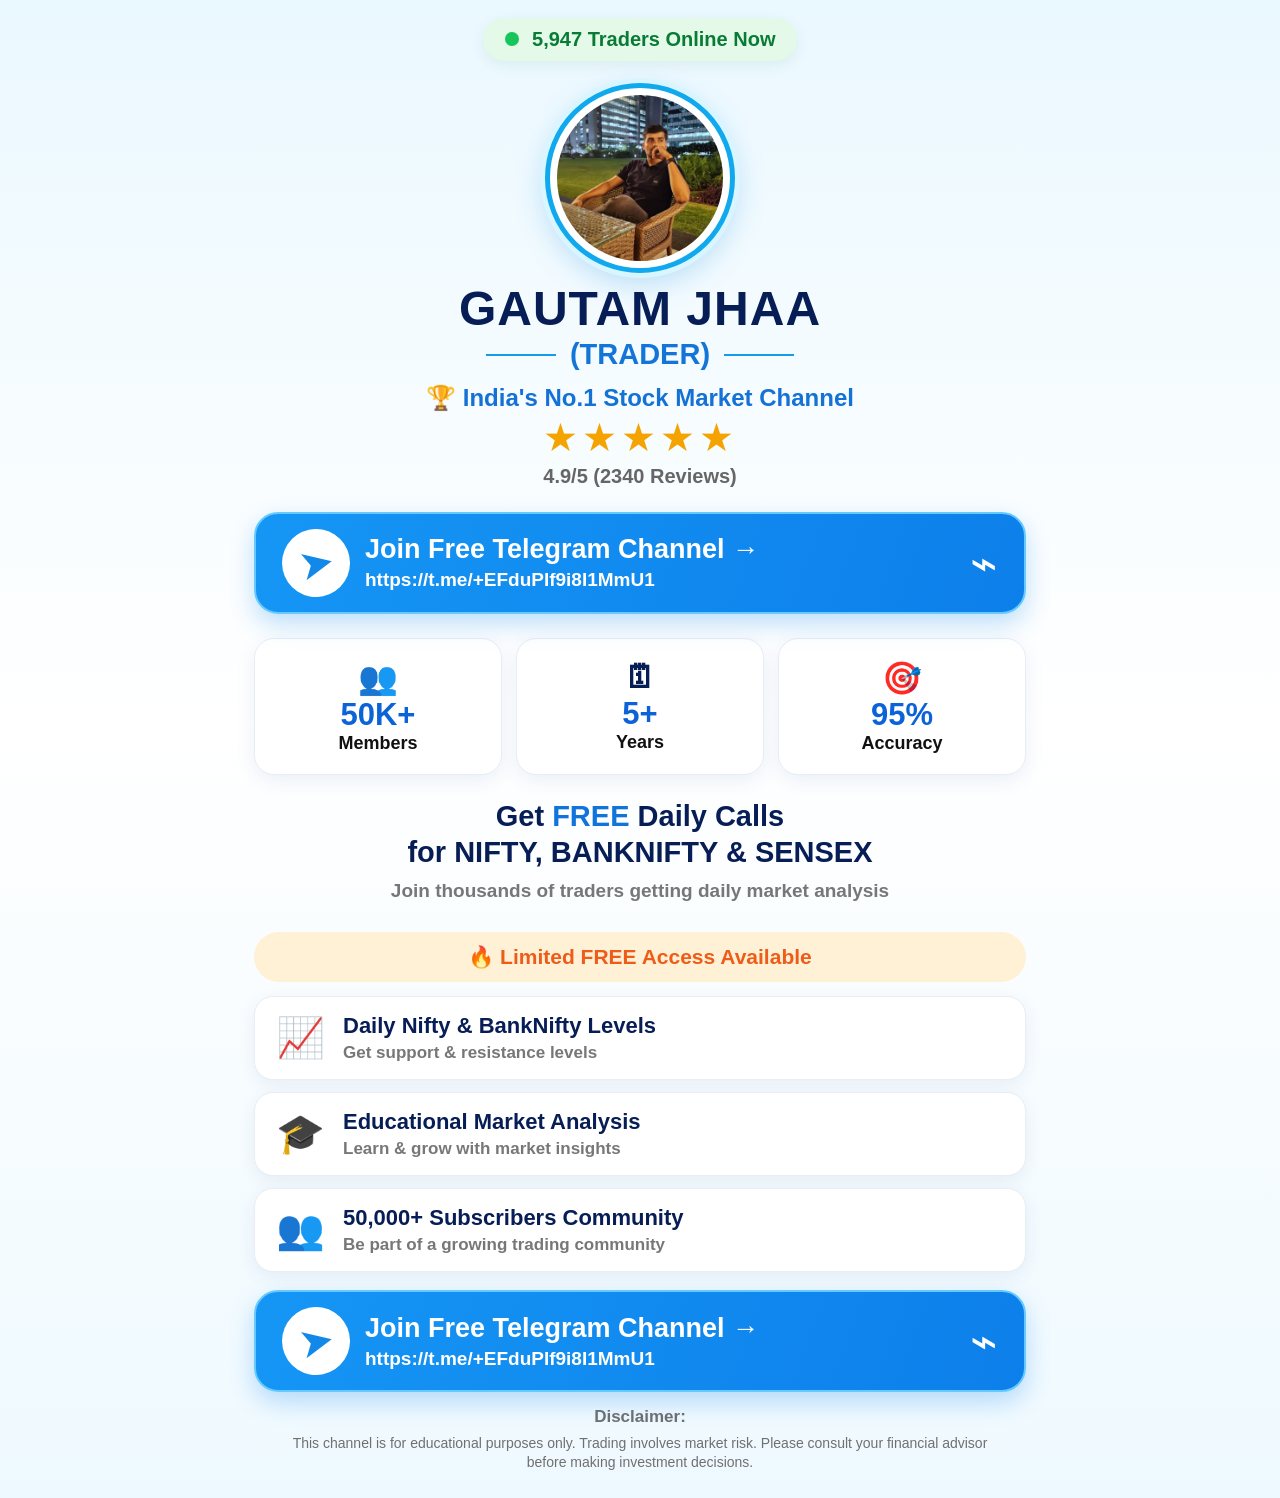
<file: index.html>
<!DOCTYPE html>
<html lang="en">
<head>
  <meta charset="UTF-8">
  <meta name="viewport" content="width=device-width, initial-scale=1.0">
  <meta name="description" content="Gautam Jhaa Trader — educational market analysis and free Telegram community.">
  <title>Gautam Jhaa (Trader) | Free Telegram Channel</title>
  <link rel="stylesheet" href="style.css">

  <!-- Meta Pixel Code -->
  <script>
  !function(f,b,e,v,n,t,s)
  {if(f.fbq)return;n=f.fbq=function(){n.callMethod?
  n.callMethod.apply(n,arguments):n.queue.push(arguments)};
  if(!f._fbq)f._fbq=n;n.push=n;n.loaded=!0;n.version='2.0';
  n.queue=[];t=b.createElement(e);t.async=!0;
  t.src=v;s=b.getElementsByTagName(e)[0];
  s.parentNode.insertBefore(t,s)}(window, document,'script',
  'https://connect.facebook.net/en_US/fbevents.js');
  fbq('init', '2239635153262047');
  fbq('track', 'PageView');
  </script>
  <noscript>
    <img height="1" width="1" style="display:none"
      src="https://www.facebook.com/tr?id=2239635153262047&ev=PageView&noscript=1"/>
  </noscript>
  <!-- End Meta Pixel Code -->
</head>
<body>
  <main class="page">

    <div class="online-badge"><span></span> 5,947 Traders Online Now</div>

    <section class="hero">
      <div class="photo-wrap">
        <img src="gautam-jhaa.jpg" alt="Gautam Jhaa" class="profile-photo">
      </div>

      <h1>GAUTAM JHAA</h1>
      <div class="trader-title"><span></span>(TRADER)<span></span></div>

      <div class="channel-title">🏆 India's No.1 Stock Market Channel</div>
      <div class="stars">★★★★★</div>
      <div class="rating">4.9/5 (2340 Reviews)</div>
    </section>

    <a class="telegram-btn subscribe-btn"
       href="https://t.me/+EFduPIf9i8I1MmU1"
       target="_blank"
       rel="noopener noreferrer"
       data-subscribe>
      <div class="tg-icon">➤</div>
      <div class="tg-copy">
        <strong>Join Free Telegram Channel →</strong>
        <small>https://t.me/+EFduPIf9i8I1MmU1</small>
      </div>
      <div class="pulse-lines">⌁</div>
    </a>

    <section class="stats">
      <div class="stat-card"><b>👥</b><strong>50K+</strong><span>Members</span></div>
      <div class="stat-card"><b>🗓</b><strong>5+</strong><span>Years</span></div>
      <div class="stat-card"><b>🎯</b><strong>95%</strong><span>Accuracy</span></div>
    </section>

    <section class="intro">
      <h2>Get <em>FREE</em> Daily Calls<br>for NIFTY, BANKNIFTY &amp; SENSEX</h2>
      <p>Join thousands of traders getting daily market analysis</p>
    </section>

    <div class="limited">🔥 Limited FREE Access Available</div>

    <section class="features">
      <div class="feature"><div>📈</div><section><strong>Daily Nifty &amp; BankNifty Levels</strong><span>Get support &amp; resistance levels</span></section></div>
      <div class="feature"><div>🎓</div><section><strong>Educational Market Analysis</strong><span>Learn &amp; grow with market insights</span></section></div>
      <div class="feature"><div>👥</div><section><strong>50,000+ Subscribers Community</strong><span>Be part of a growing trading community</span></section></div>
    </section>

    <a class="telegram-btn subscribe-btn bottom"
       href="https://t.me/+EFduPIf9i8I1MmU1"
       target="_blank"
       rel="noopener noreferrer"
       data-subscribe>
      <div class="tg-icon">➤</div>
      <div class="tg-copy">
        <strong>Join Free Telegram Channel →</strong>
        <small>https://t.me/+EFduPIf9i8I1MmU1</small>
      </div>
      <div class="pulse-lines">⌁</div>
    </a>

    <footer>
      <strong>Disclaimer:</strong>
      <p>This channel is for educational purposes only. Trading involves market risk.
      Please consult your financial advisor before making investment decisions.</p>
    </footer>
  </main>

  <script src="script.js"></script>
</body>
</html>
</file>
<file: style.css>
*{box-sizing:border-box}
html{scroll-behavior:smooth}
body{
  margin:0;
  font-family:Arial,Helvetica,sans-serif;
  color:#071d55;
  background:linear-gradient(180deg,#eaf8ff 0%,#fff 48%,#eef9ff 100%);
}
.page{width:min(100%,820px);margin:auto;padding:18px 24px 26px;overflow:hidden}
.online-badge{
  width:max-content;margin:0 auto 12px;padding:10px 22px;border-radius:30px;
  background:#e4f9e8;color:#087c35;font-weight:800;font-size:20px;
  box-shadow:0 4px 14px rgba(0,120,70,.08)
}
.online-badge span{display:inline-block;width:14px;height:14px;background:#16c65b;border-radius:50%;margin-right:8px}
.hero{text-align:center;position:relative;padding:10px 0 16px}
.photo-wrap{
  width:190px;height:190px;margin:0 auto 12px;padding:7px;border-radius:50%;
  background:#fff;border:5px solid #10a9ee;box-shadow:0 0 0 5px #d9f5ff,0 10px 30px rgba(0,130,220,.25)
}
.profile-photo{width:100%;height:100%;object-fit:cover;border-radius:50%;display:block}
h1{font-size:48px;line-height:1;margin:4px 0 5px;letter-spacing:1px}
.trader-title{font-size:29px;font-weight:900;color:#1475d9;display:flex;justify-content:center;gap:14px;align-items:center}
.trader-title span{width:70px;height:2px;background:#159ce8}
.channel-title{font-size:24px;font-weight:800;color:#1471d5;margin-top:13px}
.stars{color:#f5a300;font-size:39px;letter-spacing:4px;line-height:1.1;margin-top:5px}
.rating{color:#666;font-size:20px;font-weight:700;margin-top:5px}
.telegram-btn{
  display:flex;align-items:center;gap:15px;text-decoration:none;color:#fff;
  background:linear-gradient(110deg,#1596f5,#0d7fea);border:2px solid #65caff;
  border-radius:24px;padding:15px 26px;margin:8px 0 24px;
  box-shadow:0 10px 24px rgba(0,129,237,.25);
  position:relative;overflow:hidden;
}
.telegram-btn:hover{transform:translateY(-2px);box-shadow:0 14px 30px rgba(0,129,237,.3)}
.tg-icon{
  width:68px;height:68px;border-radius:50%;background:#fff;color:#1289e9;
  display:grid;place-items:center;font-size:42px;transform:rotate(-12deg);flex:0 0 auto
}
.tg-copy{display:flex;flex-direction:column;gap:4px;min-width:0}
.tg-copy strong{font-size:27px}
.tg-copy small{font-size:19px;font-weight:600;word-break:break-all}
.pulse-lines{margin-left:auto;font-size:46px;line-height:1;animation:pulse .9s infinite alternate}
@keyframes pulse{to{transform:scale(1.18);opacity:.55}}
.stats{display:grid;grid-template-columns:repeat(3,1fr);gap:14px}
.stat-card{
  background:#fff;border:1px solid #e7edf7;border-radius:20px;padding:20px 10px;
  text-align:center;box-shadow:0 6px 20px rgba(0,70,150,.08)
}
.stat-card b{display:block;font-size:32px}.stat-card strong{display:block;font-size:31px;color:#0c63d7}.stat-card span{font-size:18px;font-weight:800;color:#111}
.intro{text-align:center;padding:23px 0 12px}
.intro h2{font-size:29px;line-height:1.25;margin:0}.intro em{color:#1174db;font-style:normal}.intro p{color:#777;font-size:19px;margin:10px 0;font-weight:600}
.limited{background:#fff1d5;color:#ef5c19;text-align:center;font-size:21px;font-weight:900;padding:13px;border-radius:25px;margin:8px 0 14px}
.features{display:flex;flex-direction:column;gap:12px}
.feature{
  display:flex;align-items:center;gap:18px;background:#fff;border:1px solid #e9edf5;
  padding:16px 20px;border-radius:19px;box-shadow:0 5px 18px rgba(0,50,120,.07)
}
.feature>div{font-size:39px;width:50px;text-align:center}.feature section{display:flex;flex-direction:column;gap:4px}
.feature strong{font-size:22px}.feature span{font-size:17px;color:#777;font-weight:600}
.bottom{margin-top:18px;margin-bottom:14px}
footer{text-align:center;color:#707070;font-size:14px;line-height:1.35;padding:0 35px}
footer strong{font-size:17px}footer p{margin:5px 0 0}
@media(max-width:600px){
  .page{padding:12px 14px 22px}.online-badge{font-size:16px;padding:8px 15px}
  .photo-wrap{width:145px;height:145px}.hero h1,h1{font-size:35px}.trader-title{font-size:23px}.trader-title span{width:40px}
  .channel-title{font-size:18px}.stars{font-size:30px}.rating{font-size:16px}
  .telegram-btn{padding:12px 13px;border-radius:18px;gap:10px}.tg-icon{width:53px;height:53px;font-size:31px}.tg-copy strong{font-size:18px}.tg-copy small{font-size:13px}.pulse-lines{font-size:34px}
  .stats{gap:8px}.stat-card{padding:13px 4px;border-radius:15px}.stat-card b{font-size:25px}.stat-card strong{font-size:23px}.stat-card span{font-size:14px}
  .intro h2{font-size:22px}.intro p{font-size:15px}.limited{font-size:16px}.feature{padding:13px 12px;gap:11px}.feature>div{font-size:30px;width:35px}.feature strong{font-size:17px}.feature span{font-size:14px}
  footer{padding:0 10px;font-size:12px}
}
</file>
